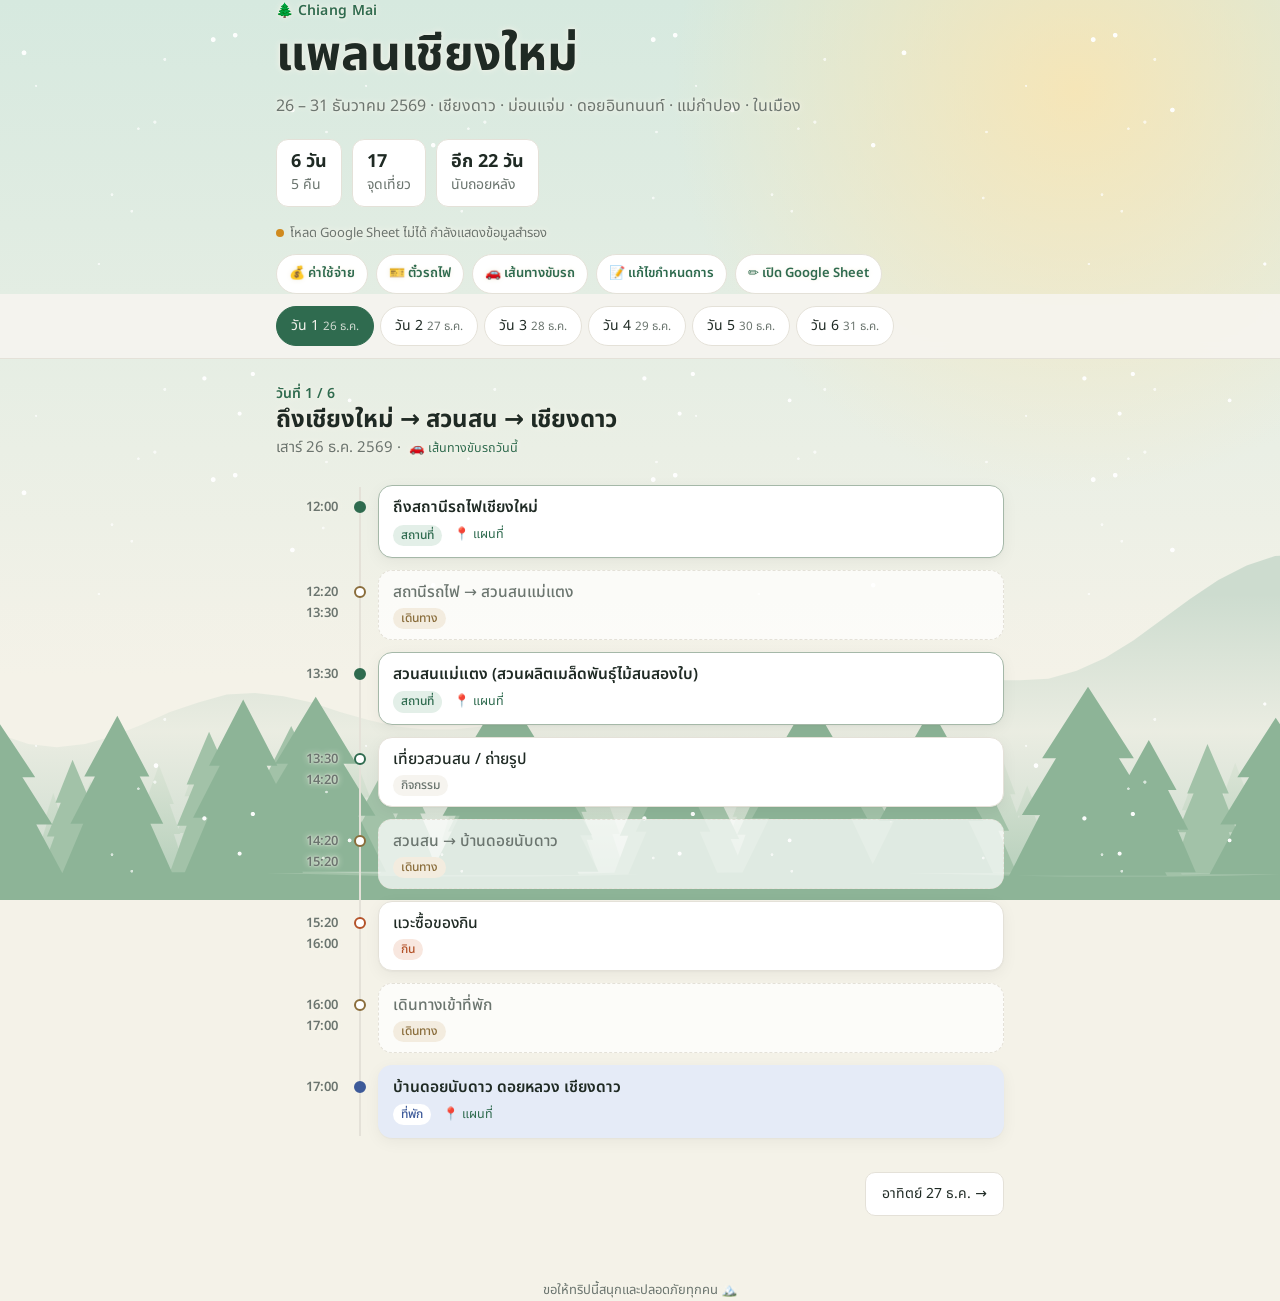
<file: index.html>
<!DOCTYPE html>
<html lang="th">
<head>
<meta charset="UTF-8">
<meta name="viewport" content="width=device-width, initial-scale=1.0">
<title>ทริปเชียงใหม่ 2569</title>
<meta name="description" content="แพลนเที่ยวเชียงใหม่กับเพื่อนๆ 26–31 ธันวาคม 2569">
<link rel="preconnect" href="https://fonts.googleapis.com">
<link rel="preconnect" href="https://fonts.gstatic.com" crossorigin>
<link href="https://fonts.googleapis.com/css2?family=Noto+Sans+Thai:wght@400;500;600;700&display=swap" rel="stylesheet">
<style>
  :root {
    --bg: #f6f4ef;
    --surface: #ffffff;
    --text: #1f2a24;
    --muted: #6b756f;
    --line: #e4e1d8;
    --accent: #2f6b4f;
    --accent-soft: #e3efe8;
    --travel: #8a6d3b;
    --travel-soft: #f3ecdf;
    --food: #b4532a;
    --food-soft: #f8e7df;
    --stay: #3d5a99;
    --stay-soft: #e5ebf7;
    --shadow: 0 1px 2px rgba(0,0,0,.04), 0 4px 16px rgba(0,0,0,.05);
  }
  @media (prefers-color-scheme: dark) {
    :root {
      --bg: #121614;
      --surface: #1b211e;
      --text: #e8ece9;
      --muted: #94a09a;
      --line: #2b332f;
      --accent: #7cc4a0;
      --accent-soft: #1f3329;
      --travel: #d4b27a;
      --travel-soft: #2e2819;
      --food: #ee9a74;
      --food-soft: #35231b;
      --stay: #9db4ec;
      --stay-soft: #1f2639;
      --shadow: none;
    }
  }
  * { box-sizing: border-box; margin: 0; padding: 0; }
  body {
    font-family: "Noto Sans Thai", system-ui, sans-serif;
    background: var(--bg);
    color: var(--text);
    line-height: 1.6;
    -webkit-font-smoothing: antialiased;
  }
  .wrap { max-width: 760px; margin: 0 auto; padding: 0 16px; }

  /* Header */
  header { padding: 48px 0 24px; }
  .eyebrow { color: var(--accent); font-weight: 600; font-size: 14px; letter-spacing: .02em; }
  h1 { font-size: clamp(32px, 7vw, 48px); line-height: 1.15; font-weight: 700; margin: 6px 0 10px; }
  .sub { color: var(--muted); font-size: 16px; }
  .stats { display: flex; gap: 10px; flex-wrap: wrap; margin-top: 20px; }
  .stat {
    background: var(--surface); border: 1px solid var(--line); border-radius: 12px;
    padding: 10px 14px; font-size: 14px; color: var(--muted);
  }
  .stat b { color: var(--text); font-size: 18px; display: block; line-height: 1.3; }

  /* Tabs */
  nav {
    position: sticky; top: 0; z-index: 10;
    background: color-mix(in srgb, var(--bg) 88%, transparent);
    backdrop-filter: blur(10px); -webkit-backdrop-filter: blur(10px);
    border-bottom: 1px solid var(--line);
  }
  .tabs { display: flex; gap: 6px; overflow-x: auto; padding: 12px 0; scrollbar-width: none; }
  .tabs::-webkit-scrollbar { display: none; }
  .tab {
    flex: 0 0 auto; border: 1px solid var(--line); background: var(--surface); color: var(--text);
    font: inherit; font-size: 14px; padding: 6px 14px; border-radius: 999px; cursor: pointer;
    transition: background .15s, color .15s, border-color .15s;
  }
  .tab small { color: var(--muted); margin-left: 4px; }
  .tab[aria-selected="true"] { background: var(--accent); border-color: var(--accent); color: var(--bg); }
  .tab[aria-selected="true"] small { color: inherit; opacity: .8; }

  /* Day */
  main.wrap { padding-top: 24px; padding-bottom: 64px; }
  .day-head { margin-bottom: 18px; }
  .day-head .num { color: var(--accent); font-weight: 600; font-size: 14px; }
  .day-head h2 { font-size: 24px; line-height: 1.3; }
  .day-head p { color: var(--muted); font-size: 15px; }

  .timeline { list-style: none; position: relative; }
  .timeline::before {
    content: ""; position: absolute; left: 83px; top: 8px; bottom: 8px; width: 2px; background: var(--line);
  }
  .item { display: grid; grid-template-columns: 72px 24px 1fr; gap: 0 0; align-items: start; padding: 6px 0; }
  .time { font-size: 13px; font-weight: 600; color: var(--muted); text-align: right; padding: 12px 10px 0 0; font-variant-numeric: tabular-nums; }
  .dot {
    width: 12px; height: 12px; border-radius: 50%; margin: 16px auto 0; position: relative; z-index: 1;
    background: var(--surface); border: 2px solid var(--accent);
  }
  .card {
    background: var(--surface); border: 1px solid var(--line); border-radius: 14px;
    padding: 10px 14px; box-shadow: var(--shadow); margin-left: 6px;
  }
  .card .title { font-weight: 500; font-size: 15.5px; }
  .meta { display: flex; align-items: center; gap: 8px; flex-wrap: wrap; margin-top: 2px; }
  .tag { font-size: 12px; padding: 1px 8px; border-radius: 999px; font-weight: 500; }
  .map { font-size: 12.5px; color: var(--accent); text-decoration: none; }
  .map:hover { text-decoration: underline; }

  .t-place .dot { background: var(--accent); }
  .t-place .card { border-color: color-mix(in srgb, var(--accent) 35%, var(--line)); }
  .t-place .title { font-weight: 600; }
  .tag.place { background: var(--accent-soft); color: var(--accent); }
  .t-travel .dot { border-color: var(--travel); }
  .t-travel .card { background: color-mix(in srgb, var(--surface) 72%, transparent); box-shadow: none; border-style: dashed; }
  .t-travel .title { color: var(--muted); }
  .tag.travel { background: var(--travel-soft); color: var(--travel); }
  .t-food .dot { border-color: var(--food); }
  .tag.food { background: var(--food-soft); color: var(--food); }
  .t-stay .dot { background: var(--stay); border-color: var(--stay); }
  .t-stay .card { background: var(--stay-soft); border-color: transparent; }
  .t-stay .title { font-weight: 600; }
  .tag.stay { background: var(--surface); color: var(--stay); }
  .tag.activity { background: var(--bg); color: var(--muted); }

  .pager { display: flex; justify-content: space-between; gap: 10px; margin-top: 28px; }
  .pager button {
    font: inherit; font-size: 14px; background: var(--surface); color: var(--text);
    border: 1px solid var(--line); border-radius: 10px; padding: 10px 16px; cursor: pointer;
  }
  .pager button:disabled { visibility: hidden; }

  .sync { display: flex; align-items: center; justify-content: space-between; gap: 10px; flex-wrap: wrap; margin-top: 16px; font-size: 13px; color: var(--muted); }
  .led { display: inline-block; width: 8px; height: 8px; border-radius: 50%; background: var(--muted); margin-right: 6px; vertical-align: middle; }
  .led.ok { background: #2fa36b; } .led.warn { background: #d08a1e; }
  .edit { color: var(--accent); text-decoration: none; font-weight: 600; border: 1px solid var(--line); background: var(--surface); padding: 6px 12px; border-radius: 999px; }
  .edit:hover { border-color: var(--accent); }
  footer { color: var(--muted); font-size: 13px; text-align: center; padding: 0 0 40px; }

  /* โหมดแก้ไขกำหนดการ */
  .ed-title { width: 100%; font: inherit; font-size: 20px; font-weight: 700; padding: 8px 10px; border-radius: 10px; border: 1px solid var(--line); background: var(--surface); color: var(--text); margin-top: 4px; }
  .ed-list { list-style: none; display: flex; flex-direction: column; gap: 10px; margin-top: 16px; }
  .ed-item { background: var(--surface); border: 1px solid var(--line); border-radius: 14px; padding: 10px; display: grid; grid-template-columns: 130px 1fr 120px; gap: 8px; box-shadow: var(--shadow); }
  .ed-item input, .ed-item select { font: inherit; font-size: 16px; min-height: 42px; padding: 6px 10px; border-radius: 10px; border: 1px solid var(--line); background: var(--bg); color: var(--text); width: 100%; min-width: 0; }
  .ed-item .f-q { grid-column: 1 / 3; font-size: 14px; }
  .ed-item .ctl { display: flex; gap: 4px; justify-content: flex-end; }
  .ed-item .ctl button { font: inherit; width: 40px; height: 42px; border-radius: 10px; border: 1px solid var(--line); background: var(--surface); color: var(--text); cursor: pointer; }
  .ed-item .ctl button:disabled { opacity: .35; cursor: default; }
  .ed-item .ctl .del { color: #b4452a; }
  .ed-add { display: flex; gap: 8px; flex-wrap: wrap; margin-top: 12px; }
  .ed-btn { font: inherit; font-size: 14px; font-weight: 600; min-height: 44px; padding: 8px 16px; border-radius: 999px; border: 1px dashed var(--accent); background: transparent; color: var(--accent); cursor: pointer; }
  .ed-btn.danger { border-color: #b4452a; color: #b4452a; }
  .ed-help { font-size: 13px; color: var(--muted); margin-top: 8px; }
  .ed-bar { position: fixed; left: 0; right: 0; bottom: 0; z-index: 20; background: var(--surface); border-top: 1px solid var(--line); box-shadow: 0 -4px 16px rgba(0,0,0,.08); padding: 10px 16px calc(10px + env(safe-area-inset-bottom, 0px)); }
  .ed-bar .in { max-width: 760px; margin: 0 auto; display: flex; gap: 8px; align-items: center; }
  .ed-bar .msg { flex: 1; font-size: 13px; color: var(--muted); }
  .ed-bar button { font: inherit; font-size: 15px; font-weight: 600; min-height: 44px; padding: 8px 18px; border-radius: 999px; cursor: pointer; border: 1px solid var(--line); background: var(--surface); color: var(--text); }
  .ed-bar .save { background: var(--accent); border-color: var(--accent); color: var(--bg); }
  .ed-bar button:disabled { opacity: .6; cursor: wait; }
  body.editing main.wrap { padding-bottom: 120px; }
  body.editing footer { display: none; }
  button.edit { font: inherit; font-size: 13px; font-weight: 600; cursor: pointer; color: var(--accent); }

  [hidden] { display: none !important; }

  /* มือถือ */
  html { -webkit-text-size-adjust: 100%; }
  .tab { min-height: 40px; }
  .map { display: inline-flex; align-items: center; min-height: 32px; padding: 0 4px; margin: -4px 0; }
  .pager button { min-height: 44px; }
  .edit { display: inline-flex; align-items: center; min-height: 40px; }
  @media (max-width: 480px) {
    header { padding: 28px 0 16px; }
    .sub { font-size: 15px; }
    .stats { display: grid; grid-template-columns: repeat(3, 1fr); gap: 8px; }
    .stat { padding: 8px 10px; font-size: 13px; }
    .stat b { font-size: 16px; white-space: nowrap; }
    .sync > span:last-child { width: 100%; display: grid !important; grid-template-columns: 1fr 1fr; }
    .sync > span:last-child .edit { justify-content: center; }
    #planEditBtn[hidden] + .edit { grid-column: 1 / -1; }
    .sync .edit { white-space: nowrap; padding: 6px 8px; font-size: 13px; }
    .tabs { padding: 10px 0; margin: 0 -16px; padding-left: 16px; padding-right: 16px; scroll-padding: 0 16px; }
    .day-head h2 { font-size: 21px; }
    .timeline::before { left: 59px; }
    .item { grid-template-columns: 48px 24px 1fr; }
    .time { font-size: 12px; padding-right: 6px; }
    .card { padding: 9px 12px; margin-left: 4px; }
    .card .title { font-size: 15px; }
    .pager button { flex: 1; font-size: 13px; padding: 10px 12px; }
    .pager button:last-child { text-align: right; }
    .ed-item { grid-template-columns: 1fr 1fr; }
    .ed-item .f-text { grid-column: 1 / -1; order: -1; }
    .ed-item .f-q { grid-column: 1 / -1; }
    .ed-item .ctl { grid-column: 1 / -1; }
    .ed-item .ctl button { flex: 1; width: auto; }
    .ed-bar .msg { display: none; }
    .ed-bar button { flex: 1; }
  }
</style>
<link rel="stylesheet" href="forest.css">
</head>
<body>
<div class="scene" aria-hidden="true"><i class="mount"></i><i class="far"></i><i class="fog"></i><i class="mid"></i><i class="near"></i></div>
<header class="wrap">
  <div class="eyebrow">🌲 Chiang Mai</div>
  <h1>แพลนเชียงใหม่</h1>
  <p class="sub">26 – 31 ธันวาคม 2569 · เชียงดาว · ม่อนแจ่ม · ดอยอินทนนท์ · แม่กำปอง · ในเมือง</p>
  <div class="stats">
    <div class="stat"><b>6 วัน</b>5 คืน</div>
    <div class="stat"><b id="placeCount">–</b>จุดเที่ยว</div>
    <div class="stat"><b id="countdown">–</b>นับถอยหลัง</div>
  </div>
  <div class="sync">
    <span id="syncStatus"><i class="led"></i>กำลังโหลดข้อมูลจาก Google Sheet…</span>
    <span style="display:flex;gap:8px;flex-wrap:wrap">
      <a class="edit" href="expenses.html">💰 ค่าใช้จ่าย</a>
      <a class="edit" href="tickets.html">🎫 ตั๋วรถไฟ</a>
      <a class="edit" href="route.html">🚗 เส้นทางขับรถ</a>
      <button type="button" id="planEditBtn" class="edit" hidden onclick="startEdit()">📝 แก้ไขกำหนดการ</button>
      <a id="editLink" class="edit" target="_blank" rel="noopener">✏️ เปิด Google Sheet</a>
    </span>
  </div>
</header>

<nav><div class="wrap"><div class="tabs" id="tabs" role="tablist"></div></div></nav>

<main class="wrap" id="day"></main>

<footer class="wrap">ขอให้ทริปนี้สนุกและปลอดภัยทุกคน 🏔️</footer>

<div class="ed-bar" id="edBar" hidden>
  <div class="in">
    <span class="msg">กำลังแก้ไข · กดบันทึกเพื่อส่งขึ้น Google Sheet</span>
    <button type="button" onclick="cancelEdit()">ยกเลิก</button>
    <button type="button" class="save" id="edSave" onclick="saveEdit()">💾 บันทึก</button>
  </div>
</div>

<script src="trip-data.js"></script>
<script>
const TAGS = { place: "สถานที่", travel: "เดินทาง", food: "กิน", stay: "ที่พัก", activity: "กิจกรรม" };
const esc = s => s.replace(/[&<>"]/g, c => ({ "&": "&amp;", "<": "&lt;", ">": "&gt;", '"': "&quot;" }[c]));
const tabsEl = document.getElementById("tabs");
const dayEl = document.getElementById("day");

function render(i, scrollTab = true) {
  if (editing) return renderEditor(i);
  const d = TRIP[i];
  [...tabsEl.children].forEach((t, j) => t.setAttribute("aria-selected", j === i));
  const t = tabsEl.children[i];
  tabsEl.scrollTo({ left: t.offsetLeft - (tabsEl.clientWidth - t.offsetWidth) / 2, behavior: "smooth" });
  dayEl.innerHTML = `
    <div class="day-head">
      <div class="num">วันที่ ${i + 1} / ${TRIP.length}</div>
      <h2>${esc(d.title)}</h2>
      <p>${esc(d.label)} ${+d.date.slice(0, 4) + 543} · <a class="map" href="route.html#day${i + 1}">🚗 เส้นทางขับรถวันนี้</a></p>
    </div>
    <ol class="timeline">
      ${d.items.map(([time, title, type, q]) => `
        <li class="item t-${type}">
          <div class="time">${time.replace("–", "<br>")}</div>
          <div class="dot"></div>
          <div class="card">
            <div class="title">${esc(title)}</div>
            <div class="meta">
              <span class="tag ${type}">${TAGS[type]}</span>
              ${q ? `<a class="map" target="_blank" rel="noopener" href="https://www.google.com/maps/search/?api=1&query=${encodeURIComponent(q)}">📍 แผนที่</a>` : ""}
            </div>
          </div>
        </li>`).join("")}
    </ol>
    <div class="pager">
      <button ${i === 0 ? "disabled" : ""} onclick="go(${i - 1})">← ${i > 0 ? esc(TRIP[i - 1].label) : ""}</button>
      <button ${i === TRIP.length - 1 ? "disabled" : ""} onclick="go(${i + 1})">${i < TRIP.length - 1 ? esc(TRIP[i + 1].label) : ""} →</button>
    </div>`;
  history.replaceState(null, "", "#day" + (i + 1));
}
function go(i) { current = i; render(i); window.scrollTo({ top: document.querySelector("nav").offsetTop, behavior: "smooth" }); }

// ====== Google Sheet ======
const REFRESH_SEC = 30;                  // ดึงข้อมูลใหม่ทุกกี่วินาที
const TRIP_START = new Date("2026-12-26T00:00:00+07:00");

let TRIP = FALLBACK, current = 0, lastJSON = "";
document.getElementById("editLink").href = `https://docs.google.com/spreadsheets/d/${SHEET_ID}/edit`;



function setStatus(kind, msg) {
  document.getElementById("syncStatus").innerHTML = `<i class="led ${kind}"></i>${esc(msg)}`;
}

function buildTabs() {
  tabsEl.innerHTML = "";
  view().forEach((d, i) => {
    const b = document.createElement("button");
    b.className = "tab"; b.setAttribute("role", "tab");
    b.innerHTML = `วัน ${i + 1}<small>${+d.date.slice(8)} ${TH_MONTHS[+d.date.slice(5, 7) - 1]}</small>`;
    b.onclick = () => { current = i; render(i); };
    tabsEl.appendChild(b);
  });
  if (editing) {
    const b = document.createElement("button");
    b.className = "tab"; b.textContent = "+ เพิ่มวัน"; b.onclick = addDay;
    tabsEl.appendChild(b);
    return;
  }
  document.getElementById("placeCount").textContent =
    new Set(TRIP.flatMap(d => d.items.filter(x => x[2] === "place").map(x => x[1]))).size;
  document.querySelector(".stat b").textContent = `${TRIP.length} วัน`;
  document.querySelector(".stat").lastChild.textContent = `${Math.max(TRIP.length - 1, 0)} คืน`;
}

async function loadSheet() {
  if (editing || Date.now() < holdUntil) return;
  try {
    const trip = await fetchTrip();
    const json = JSON.stringify(trip);
    if (editing) return;
    if (json !== lastJSON) {
      lastJSON = json; TRIP = trip;
      if (current >= TRIP.length) current = TRIP.length - 1;
      buildTabs(); render(current, false);
    }
    setStatus("ok", "ข้อมูลจาก Google Sheet · อัปเดต " + new Date().toLocaleTimeString("th-TH", { hour: "2-digit", minute: "2-digit", second: "2-digit" }));
  } catch (e) {
    console.warn("โหลด Google Sheet ไม่ได้:", e);
    setStatus("warn", "โหลด Google Sheet ไม่ได้ กำลังแสดงข้อมูลสำรอง");
  }
}

// ====== แก้ไขกำหนดการบนหน้าเว็บ (ผ่าน Apps Script) ======
// ใส่ URL เว็บแอปของสคริปต์แก้แพลน หลังกด Deploy ถ้าเว้นว่าง ปุ่มแก้ไขจะไม่แสดง
const PLAN_API_URL = "https://script.google.com/macros/s/AKfycbz2HIZTIlmDUfSd8p3SE484pODAWHzm_OzAJLpzYUdCgBN3sHKtK65F3DD_kMlhqsb-/exec";
const TYPE_TH = { place: "สถานที่", travel: "เดินทาง", food: "กิน", stay: "ที่พัก", activity: "กิจกรรม" };
let editing = false, DRAFT = null, holdUntil = 0;
const view = () => editing ? DRAFT : TRIP;
if (PLAN_API_URL) document.getElementById("planEditBtn").hidden = false;

const relabel = days => days.forEach((d, n) => Object.assign(d, dayMeta(n)));

function startEdit() {
  DRAFT = JSON.parse(JSON.stringify(TRIP));
  editing = true; document.body.classList.add("editing");
  document.getElementById("edBar").hidden = false;
  buildTabs(); render(current);
  window.scrollTo({ top: document.querySelector("nav").offsetTop });
}
function stopEdit() {
  editing = false; DRAFT = null; document.body.classList.remove("editing");
  document.getElementById("edBar").hidden = true;
  if (current >= TRIP.length) current = TRIP.length - 1;
  buildTabs(); render(current, false);
}
function cancelEdit() {
  if (JSON.stringify(DRAFT) !== JSON.stringify(TRIP) && !confirm("ยกเลิกการแก้ไขทั้งหมด?")) return;
  stopEdit();
}

function renderEditor(i) {
  const d = DRAFT[i];
  [...tabsEl.children].forEach((t, j) => t.setAttribute("aria-selected", j === i));
  const opts = sel => Object.entries(TYPE_TH).map(([k, v]) => `<option value="${k}"${k === sel ? " selected" : ""}>${v}</option>`).join("");
  const val = v => esc(String(v || ""));
  dayEl.innerHTML = `
    <div class="day-head">
      <div class="num">แก้ไขวันที่ ${i + 1} / ${DRAFT.length} · ${esc(d.label)} ${+d.date.slice(0, 4) + 543}</div>
      <input class="ed-title" data-title value="${val(d.title)}" placeholder="หัวข้อของวันนี้" aria-label="หัวข้อของวัน">
    </div>
    <ol class="ed-list">
      ${d.items.map(([time, text, type, q], j) => `
        <li class="ed-item" data-j="${j}">
          <input class="f-time" data-k="0" value="${val(time)}" placeholder="09:00–10:30" aria-label="เวลา">
          <input class="f-text" data-k="1" value="${val(text)}" placeholder="ทำอะไร / ไปไหน" aria-label="กิจกรรม">
          <select class="f-type" data-k="2" aria-label="ประเภท">${opts(type)}</select>
          <input class="f-q" data-k="3" value="${val(q)}" placeholder="📍 คำค้นใน Google Maps (ไม่ใส่ก็ได้)" aria-label="คำค้นในแผนที่">
          <div class="ctl">
            <button type="button" onclick="moveItem(${j},-1)" ${j === 0 ? "disabled" : ""} aria-label="เลื่อนขึ้น">↑</button>
            <button type="button" onclick="moveItem(${j},1)" ${j === d.items.length - 1 ? "disabled" : ""} aria-label="เลื่อนลง">↓</button>
            <button type="button" class="del" onclick="delItem(${j})" aria-label="ลบรายการ">🗑</button>
          </div>
        </li>`).join("")}
    </ol>
    <div class="ed-add">
      <button type="button" class="ed-btn" onclick="addItem()">+ เพิ่มรายการ</button>
      ${DRAFT.length > 1 ? `<button type="button" class="ed-btn danger" onclick="delDay()">ลบวันนี้</button>` : ""}
    </div>
    <p class="ed-help">เวลาเขียนแบบ 09:00 หรือช่วง 09:00–10:30 แก้ได้หลายวันแล้วกดบันทึกทีเดียว</p>`;
  history.replaceState(null, "", "#day" + (i + 1));
}

dayEl.addEventListener("input", e => {
  if (!editing) return;
  const d = DRAFT[current], el = e.target;
  if (el.hasAttribute("data-title")) { d.title = el.value; return; }
  const li = el.closest(".ed-item");
  if (li && el.dataset.k) d.items[+li.dataset.j][+el.dataset.k] = el.value;
});
function addItem() {
  const items = DRAFT[current].items, last = items[items.length - 1];
  items.push([last ? String(last[0]).split("–").pop() : "", "", "activity", ""]);
  render(current);
  const list = dayEl.querySelectorAll(".f-text"); list[list.length - 1].focus();
}
function moveItem(j, dir) {
  const items = DRAFT[current].items;
  [items[j], items[j + dir]] = [items[j + dir], items[j]];
  render(current);
}
function delItem(j) {
  const it = DRAFT[current].items[j];
  if (String(it[1]).trim() && !confirm(`ลบ "${it[1]}"?`)) return;
  DRAFT[current].items.splice(j, 1); render(current);
}
function addDay() {
  DRAFT.push({ title: "", items: [["", "", "activity", ""]] });
  relabel(DRAFT); current = DRAFT.length - 1; buildTabs(); render(current);
}
function delDay() {
  if (!confirm(`ลบวันที่ ${current + 1} ทั้งวัน? วันถัดไปจะเลื่อนขึ้นมาแทน`)) return;
  DRAFT.splice(current, 1); relabel(DRAFT);
  current = Math.min(current, DRAFT.length - 1); buildTabs(); render(current);
}

function getPin() {
  let pin = null;
  try { pin = localStorage.getItem("tripPin"); } catch (e) {}
  if (!pin) {
    pin = prompt("ใส่รหัสทริปเพื่อแก้ไขกำหนดการ");
    if (pin) try { localStorage.setItem("tripPin", pin); } catch (e) {}
  }
  return pin;
}

async function saveEdit() {
  const days = DRAFT.map(d => ({
    title: String(d.title || "").trim(),
    items: d.items.filter(it => String(it[1]).trim()).map(([time, text, type, q]) =>
      ({ time: String(time || "").trim(), text: String(text).trim(), type: TYPE_TH[type] || "กิจกรรม", map: String(q || "").trim() })),
  }));
  const empty = days.findIndex(d => !d.items.length);
  if (empty >= 0) {
    current = empty; buildTabs(); render(empty);
    alert(`วันที่ ${empty + 1} ยังไม่มีรายการ ใส่อย่างน้อย 1 รายการ หรือกด "ลบวันนี้"`); return;
  }
  const pin = getPin(); if (!pin) return;
  const btn = document.getElementById("edSave");
  btn.disabled = true; btn.textContent = "กำลังบันทึก…";
  try {
    const res = await fetch(PLAN_API_URL, { method: "POST", body: JSON.stringify({ action: "savePlan", pin, days }) });
    const j = await res.json();
    if (!j.ok) {
      if (j.error === "รหัสไม่ถูกต้อง") try { localStorage.removeItem("tripPin"); } catch (e) {}
      throw new Error(j.error || "บันทึกไม่สำเร็จ");
    }
    DRAFT.forEach((d, n) => {
      d.items = d.items.filter(it => String(it[1]).trim());
      if (!String(d.title || "").trim()) d.title = `วันที่ ${n + 1}`;
    });
    TRIP = DRAFT; lastJSON = ""; holdUntil = Date.now() + 20000;
    stopEdit();
    setStatus("ok", "บันทึกกำหนดการแล้ว ✓");
    setTimeout(loadSheet, 21000);
  } catch (e) {
    const net = e instanceof TypeError || /fetch|JSON/i.test(e.message);
    alert(net
      ? "⚠️ เชื่อมต่อสคริปต์ Google ไม่ได้\nลองเปิดลิงก์สคริปต์ในเบราว์เซอร์ดูว่าขึ้น ok หรือไม่ และตรวจว่า Deploy ตั้ง Who has access เป็น Anyone"
      : "⚠️ " + e.message);
  }
  btn.disabled = false; btn.textContent = "💾 บันทึก";
}
window.addEventListener("beforeunload", e => {
  if (editing && JSON.stringify(DRAFT) !== JSON.stringify(TRIP)) { e.preventDefault(); e.returnValue = ""; }
});

// วันเริ่มต้น: จาก #dayN ใน URL, หรือวันปัจจุบันถ้าอยู่ระหว่างทริป
const today = new Date().toLocaleDateString("en-CA", { timeZone: "Asia/Bangkok" });
current = Math.max(TRIP.findIndex(d => d.date === today), 0);
const m = location.hash.match(/day(\d+)/);
if (m && TRIP[m[1] - 1]) current = m[1] - 1;
buildTabs(); render(current, false);
loadSheet();
setInterval(() => { if (!document.hidden) loadSheet(); }, REFRESH_SEC * 1000);
document.addEventListener("visibilitychange", () => { if (!document.hidden) loadSheet(); });

const diff = Math.ceil((new Date("2026-12-26T12:00:00+07:00") - Date.now()) / 864e5);
document.getElementById("countdown").textContent =
  diff > 0 ? `อีก ${diff} วัน` : (today <= "2026-12-31" ? "กำลังเที่ยว!" : "จบทริปแล้ว");
</script>
</body>
</html>
</file>
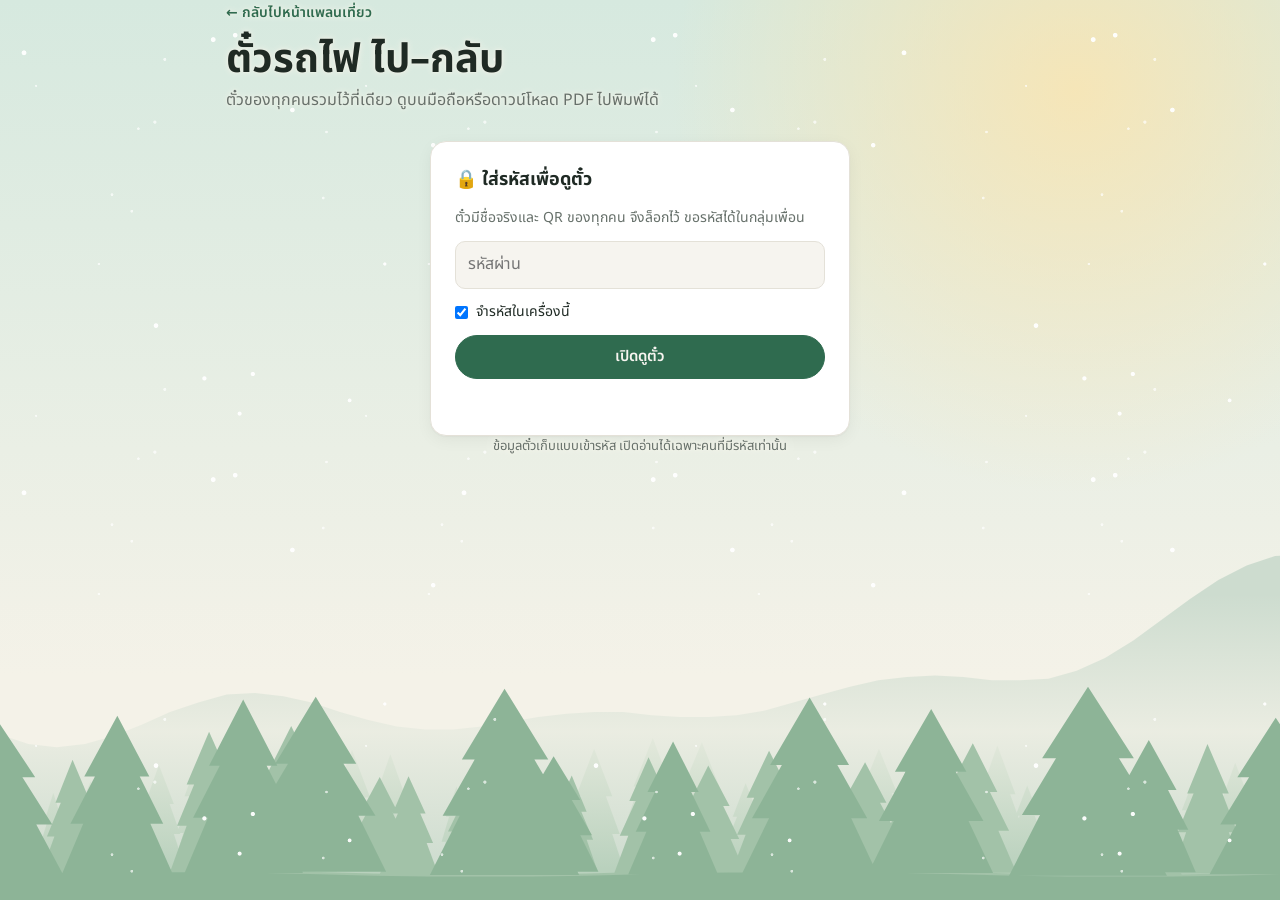
<file: tickets.html>
<!DOCTYPE html>
<html lang="th">
<head>
<meta charset="UTF-8">
<meta name="viewport" content="width=device-width, initial-scale=1.0">
<meta name="robots" content="noindex">
<title>ตั๋วรถไฟ ไป–กลับ</title>
<link rel="preconnect" href="https://fonts.googleapis.com">
<link rel="preconnect" href="https://fonts.gstatic.com" crossorigin>
<link href="https://fonts.googleapis.com/css2?family=Noto+Sans+Thai:wght@400;500;600;700&display=swap" rel="stylesheet">
<style>
  :root {
    --bg: #f6f4ef; --surface: #ffffff; --text: #1f2a24; --muted: #66706a; --line: #e4e1d8;
    --accent: #2f6b4f; --accent-soft: #e3efe8; --lower: #3d5a99; --lower-soft: #e5ebf7; --upper: #8a6d3b; --upper-soft: #f3ecdf;
    --danger: #b4452a;
    --shadow: 0 1px 2px rgba(0,0,0,.04), 0 4px 16px rgba(0,0,0,.05);
  }
  @media (prefers-color-scheme: dark) {
    :root {
      --bg: #121614; --surface: #1b211e; --text: #e8ece9; --muted: #98a39d; --line: #2b332f;
      --accent: #7cc4a0; --accent-soft: #1f3329; --lower: #9db4ec; --lower-soft: #1f2639; --upper: #d4b27a; --upper-soft: #2e2819;
      --danger: #f09a7c; --shadow: none;
    }
  }
  * { box-sizing: border-box; margin: 0; padding: 0; }
  body { font-family: "Noto Sans Thai", system-ui, sans-serif; background: var(--bg); color: var(--text); line-height: 1.6; -webkit-font-smoothing: antialiased; }
  .wrap { max-width: 860px; margin: 0 auto; padding: 0 16px; }
  a { color: var(--accent); }
  header { padding: 32px 0 8px; }
  .back { font-size: 14px; text-decoration: none; font-weight: 600; }
  h1 { font-size: clamp(28px, 6vw, 40px); line-height: 1.2; margin: 10px 0 4px; }
  .sub { color: var(--muted); }

  .lock { margin: 28px auto 0; max-width: 420px; background: var(--surface); border: 1px solid var(--line); border-radius: 16px; padding: 24px; box-shadow: var(--shadow); display: flex; flex-direction: column; gap: 12px; }
  .lock h2 { font-size: 18px; }
  .lock p { font-size: 14px; color: var(--muted); }
  .lock input[type=password] { font: inherit; padding: 10px 12px; border-radius: 10px; border: 1px solid var(--line); background: var(--bg); color: var(--text); }
  .lock label.inline { display: flex; gap: 8px; align-items: center; font-size: 14px; }
  .btn { font: inherit; font-size: 15px; font-weight: 600; border-radius: 999px; padding: 9px 18px; cursor: pointer; border: 1px solid var(--accent); background: var(--accent); color: var(--bg); text-decoration: none; display: inline-flex; align-items: center; justify-content: center; gap: 6px; min-height: 44px; }
  .btn.ghost { background: var(--surface); color: var(--accent); border-color: var(--line); }
  .btn:disabled { opacity: .6; cursor: wait; }
  .err { color: var(--danger); font-size: 14px; min-height: 1.4em; }

  .trip { margin-top: 24px; background: var(--surface); border: 1px solid var(--line); border-radius: 16px; padding: 18px 20px; box-shadow: var(--shadow); display: grid; grid-template-columns: 1fr auto 1fr; gap: 8px 16px; align-items: center; }
  .trip .st { font-size: 13px; color: var(--muted); }
  .trip .tm { font-size: 28px; font-weight: 700; line-height: 1.2; font-variant-numeric: tabular-nums; }
  .trip .pl { font-weight: 600; }
  .trip .mid { text-align: center; color: var(--muted); font-size: 13px; }
  .trip .end { text-align: right; }
  .trip .meta { grid-column: 1 / -1; border-top: 1px solid var(--line); padding-top: 10px; font-size: 14px; color: var(--muted); display: flex; gap: 6px 18px; flex-wrap: wrap; }
  .trip .meta b { color: var(--text); }
  .note { margin-top: 12px; font-size: 13.5px; color: var(--muted); background: var(--accent-soft); border-radius: 12px; padding: 10px 14px; }

  .tabs { margin-top: 24px; display: grid; grid-template-columns: 1fr 1fr; gap: 4px; padding: 4px; background: var(--surface); border: 1px solid var(--line); border-radius: 14px; }
  .tab { font: inherit; border: 0; background: transparent; color: var(--muted); border-radius: 10px; padding: 8px 10px; cursor: pointer; min-height: 52px; display: flex; flex-direction: column; align-items: center; justify-content: center; line-height: 1.3; }
  .tab b { font-size: 16px; color: inherit; }
  .tab small { font-size: 12.5px; }
  .tab[aria-selected="true"] { background: var(--accent); color: var(--bg); }
  .tab:focus-visible { outline: 2px solid var(--accent); outline-offset: 2px; }
  .tab:disabled { opacity: .45; cursor: not-allowed; }
  .legmsg form { display: flex; flex-direction: column; gap: 10px; max-width: 320px; margin: 12px auto 0; }
  .legmsg input { font: inherit; padding: 10px 12px; border-radius: 10px; border: 1px solid var(--line); background: var(--bg); color: var(--text); }
  .legmsg { margin-top: 24px; color: var(--muted); background: var(--surface); border: 1px dashed var(--line); border-radius: 14px; padding: 20px; text-align: center; }
  h2.sec { font-size: 18px; margin: 28px 0 12px; }
  .grid { display: grid; grid-template-columns: repeat(auto-fill, minmax(250px, 1fr)); gap: 10px; }
  .card { background: var(--surface); border: 1px solid var(--line); border-radius: 14px; padding: 14px 16px; box-shadow: var(--shadow); display: flex; flex-direction: column; gap: 10px; }
  .card .top { display: flex; justify-content: space-between; gap: 10px; align-items: flex-start; }
  .card .name { font-weight: 700; font-size: 16px; line-height: 1.35; }
  .card .tno { font-size: 12.5px; color: var(--muted); font-variant-numeric: tabular-nums; }
  .seat { text-align: center; border-radius: 10px; padding: 4px 10px; min-width: 76px; }
  .seat b { display: block; white-space: nowrap; font-size: 20px; line-height: 1.2; font-variant-numeric: tabular-nums; }
  .seat small { font-size: 12px; font-weight: 600; white-space: nowrap; }
  .seat.lower { background: var(--lower-soft); color: var(--lower); }
  .seat.upper { background: var(--upper-soft); color: var(--upper); }
  .card .btns { display: flex; gap: 8px; }
  .card .btns .btn { flex: 1; font-size: 14px; padding: 6px 12px; }

  dialog { margin: auto; border: 0; padding: 0; width: min(980px, calc(100% - 16px)); max-height: calc(100% - 16px); background: var(--surface); color: var(--text); border-radius: 14px; }
  dialog::backdrop { background: rgba(0,0,0,.6); }
  .viewer-head { display: flex; justify-content: space-between; align-items: center; gap: 10px; padding: 10px 14px; border-bottom: 1px solid var(--line); position: sticky; top: 0; background: var(--surface); }
  .viewer-head b { font-size: 15px; }
  .viewer-body { padding: 10px; background: #fff; }
  .viewer-body img { width: 100%; height: auto; display: block; }
  .closeBtn { font: inherit; font-size: 22px; line-height: 1; border: 0; background: transparent; color: var(--text); cursor: pointer; width: 44px; height: 44px; border-radius: 10px; }
  .closeBtn:hover { background: var(--bg); }
  footer { color: var(--muted); font-size: 13px; text-align: center; padding: 40px 0; }
  .trip .mid span { display: block; }
  /* มือถือ */
  html { -webkit-text-size-adjust: 100%; }
  @media (max-width: 480px) {
    header { padding-top: 24px; }
    .trip { grid-template-columns: 1fr 1fr; padding: 16px; }
    .trip .mid { grid-column: 1 / -1; order: -1; text-align: left; display: flex; gap: 8px; font-size: 13px; }
    .trip .mid .arr { display: none; }
    .trip .tm { font-size: 26px; }
    .grid { grid-template-columns: 1fr; }
    .seat { min-width: 68px; padding: 4px 8px; }
    .seat b { font-size: 18px; }
    .viewer-body { padding: 6px; }
  }
  [hidden] { display: none !important; }
</style>
<link rel="stylesheet" href="forest.css">
</head>
<body>
<div class="scene" aria-hidden="true"><i class="mount"></i><i class="far"></i><i class="fog"></i><i class="mid"></i><i class="near"></i></div>
<header class="wrap">
  <a class="back" href="./">← กลับไปหน้าแพลนเที่ยว</a>
  <h1>ตั๋วรถไฟ ไป–กลับ</h1>
  <p class="sub">ตั๋วของทุกคนรวมไว้ที่เดียว ดูบนมือถือหรือดาวน์โหลด PDF ไปพิมพ์ได้</p>
</header>

<main class="wrap">
  <form class="lock" id="lockForm">
    <h2>🔒 ใส่รหัสเพื่อดูตั๋ว</h2>
    <p>ตั๋วมีชื่อจริงและ QR ของทุกคน จึงล็อกไว้ ขอรหัสได้ในกลุ่มเพื่อน</p>
    <input type="password" id="pw" autocomplete="current-password" placeholder="รหัสผ่าน" aria-label="รหัสผ่าน" required>
    <label class="inline"><input type="checkbox" id="remember" checked> จำรหัสในเครื่องนี้</label>
    <button class="btn" id="unlockBtn" type="submit">เปิดดูตั๋ว</button>
    <div class="err" id="err" role="alert"></div>
  </form>

  <div id="content" hidden>
    <div class="tabs" role="tablist" aria-label="เลือกเที่ยว" id="tabs"></div>
    <div class="legmsg" id="legmsg" hidden></div>
    <div id="legBody">
    <div class="trip" id="trip"></div>
    <p class="note">⚠️ การรถไฟฯ กำหนดให้พก<b>ตั๋วที่พิมพ์ออกมา</b>ระหว่างเดินทาง ให้ดาวน์โหลด PDF ไปพิมพ์ก่อนวันเดินทาง</p>
    <h2 class="sec">ตั๋วของแต่ละคน</h2>
    <div class="grid" id="grid"></div>
    </div>
    <p style="margin-top:16px; display:flex; gap:8px; flex-wrap:wrap">
      <button class="btn ghost" type="button" onclick="lockAgain()">🔒 ล็อกอีกครั้ง</button>
    </p>
  </div>
</main>

<dialog id="viewer" aria-label="ตั๋ว">
  <div class="viewer-head">
    <b id="viewerTitle"></b>
    <span style="display:flex; gap:6px; align-items:center">
      <a class="btn ghost" id="viewerPdf" style="font-size:14px; min-height:36px; padding:4px 12px; white-space:nowrap; flex-shrink:0">⬇ PDF</a>
      <button class="closeBtn" type="button" onclick="viewer.close()" aria-label="ปิด">×</button>
    </span>
  </div>
  <div class="viewer-body"><img id="viewerImg" alt="ตั๋วรถไฟ"></div>
</dialog>

<footer class="wrap">ข้อมูลตั๋วเก็บแบบเข้ารหัส เปิดอ่านได้เฉพาะคนที่มีรหัสเท่านั้น</footer>

<script>
// แต่ละเที่ยวเก็บเป็นไฟล์เข้ารหัสของตัวเอง ใช้รหัสเดียวกัน
const LEGS = [
  { id: "out", label: "ขาไป", file: "tickets-out.bin", from: "กรุงเทพอภิวัฒน์", to: "เชียงใหม่", kind: "ด่วน", arrNote: "ถึงวันถัดไป" },
  { id: "back", label: "ขากลับ", file: "tickets.bin", from: "เชียงใหม่", to: "กรุงเทพอภิวัฒน์", kind: "ด่วนพิเศษ CNR", arrNote: "ถึงเช้าวันถัดไป" },
];
const ITERATIONS = 310000;
const esc = s => String(s).replace(/[&<>"]/g, c => ({ "&": "&amp;", "<": "&lt;", ">": "&gt;", '"': "&quot;" }[c]));
const viewer = document.getElementById("viewer");
const TH_MON = ["ม.ค.","ก.พ.","มี.ค.","เม.ย.","พ.ค.","มิ.ย.","ก.ค.","ส.ค.","ก.ย.","ต.ค.","พ.ย.","ธ.ค."];
const shortDate = d => { const [dd, mm] = String(d).split("/").map(Number); return dd && mm ? `${dd} ${TH_MON[mm - 1]}` : esc(d); };
let STATE = {}, current = null, urls = [];

function b64ToBlob(b64, type) {
  const bin = atob(b64), arr = new Uint8Array(bin.length);
  for (let i = 0; i < bin.length; i++) arr[i] = bin.charCodeAt(i);
  return new Blob([arr], { type });
}

// คืนค่า null ถ้ายังไม่มีไฟล์ของเที่ยวนั้น
async function decrypt(file, password) {
  const res = await fetch(file, { cache: "no-store" });
  if (res.status === 404) return null;
  if (!res.ok) throw new Error("โหลดไฟล์ตั๋วไม่ได้");
  const buf = new Uint8Array(await res.arrayBuffer());
  if (new TextDecoder().decode(buf.slice(0, 4)) !== "TKT1") throw new Error("ไฟล์ตั๋วไม่ถูกต้อง");
  const salt = buf.slice(4, 20), iv = buf.slice(20, 32), data = buf.slice(32);
  const base = await crypto.subtle.importKey("raw", new TextEncoder().encode(password), "PBKDF2", false, ["deriveKey"]);
  const key = await crypto.subtle.deriveKey({ name: "PBKDF2", salt, iterations: ITERATIONS, hash: "SHA-256" },
    base, { name: "AES-GCM", length: 256 }, false, ["decrypt"]);
  let plain;
  try { plain = await crypto.subtle.decrypt({ name: "AES-GCM", iv }, key, data); }
  catch (e) { throw new Error("รหัสไม่ถูกต้อง"); }
  return JSON.parse(new TextDecoder().decode(plain));
}

function prepare(data) {
  return data.tickets.map(t => {
    const img = URL.createObjectURL(b64ToBlob(t.img, "image/jpeg"));
    const pdf = URL.createObjectURL(b64ToBlob(t.pdf, "application/pdf"));
    urls.push(img, pdf);
    const { img: _i, pdf: _p, ...rest } = t;
    return { ...rest, imgUrl: img, pdfUrl: pdf };
  }).sort((a, b) => a.car - b.car || a.seat - b.seat);
}

function renderTabs() {
  document.getElementById("tabs").innerHTML = LEGS.map(l => {
    const st = STATE[l.id], t0 = st.tickets && st.tickets[0];
    const sub = t0 ? `${shortDate(t0.date)} · ${esc(t0.dep)}` : st.missing ? "ยังไม่มีตั๋ว" : st.locked ? "🔒 ต้องใช้รหัส" : "เปิดไม่ได้";
    return `<button class="tab" role="tab" id="tab-${l.id}" aria-selected="${l.id === current}" onclick="selectLeg('${l.id}')"><b>${l.label}</b><small>${sub}</small></button>`;
  }).join("");
}

function selectLeg(id) {
  current = id;
  try { history.replaceState(null, "", "#" + id); } catch (e) {}
  renderTabs();
  const leg = LEGS.find(l => l.id === id), st = STATE[id], msg = document.getElementById("legmsg"), body = document.getElementById("legBody");
  if (!st.tickets) {
    if (st.locked) {
      msg.innerHTML = `ตั๋ว${leg.label}ใช้รหัสคนละตัว ใส่รหัสของตั๋ว${leg.label}เพื่อเปิด
        <form onsubmit="event.preventDefault(); unlockLeg('${id}', this.pw.value, this.querySelector('.e'))">
          <input type="password" name="pw" placeholder="รหัสตั๋ว${leg.label}" aria-label="รหัสตั๋ว${leg.label}" required>
          <button class="btn" type="submit">เปิดตั๋ว${leg.label}</button>
          <div class="err e" role="alert"></div>
        </form>`;
    } else msg.textContent = st.missing ? `ยังไม่ได้อัปโหลดตั๋ว${leg.label}` : `เปิดตั๋ว${leg.label}ไม่ได้: ${st.error}`;
    msg.hidden = false; body.hidden = true; return;
  }
  msg.hidden = true; body.hidden = false;
  const T = st.tickets, t0 = T[0];
  const cars = [...new Set(T.map(t => t.car))].sort((a, b) => a - b);
  const total = T.reduce((s, t) => s + parseFloat(String(t.price).replace(/,/g, "")), 0);
  document.getElementById("trip").innerHTML = `
    <div><div class="st">ออก ${esc(t0.date)}</div><div class="tm">${esc(t0.dep)}</div><div class="pl">${leg.from}</div></div>
    <div class="mid"><span>ขบวน ${esc(t0.train)}</span><span>${leg.kind}</span><span class="arr">→</span></div>
    <div class="end"><div class="st">${leg.arrNote}</div><div class="tm">${esc(t0.arr)}</div><div class="pl">${leg.to}</div></div>
    <div class="meta"><span>ชั้น <b>${esc(t0.cls)}</b></span><span>ตู้ <b>${cars.join(", ")}</b></span><span><b>${T.length}</b> ที่นั่ง</span><span>รวม <b>${total.toLocaleString("th-TH")} บาท</b></span></div>`;
  document.getElementById("grid").innerHTML = T.map((t, i) => {
    const lower = t.berth.includes("ล่าง");
    return `<div class="card">
      <div class="top">
        <div><div class="name">${esc(t.name)}</div><div class="tno">ตั๋ว ${esc(t.ticketNo)} · ${esc(t.price)} บาท</div></div>
        <div class="seat ${lower ? "lower" : "upper"}"><b>${t.car}-${t.seat}</b><small>${esc(t.berth)}</small></div>
      </div>
      <div class="btns">
        <button class="btn" type="button" onclick="openTicket(${i})">ดูตั๋ว</button>
        <a class="btn ghost" href="${t.pdfUrl}" download="${esc(t.file)}">⬇ PDF</a>
      </div>
    </div>`;
  }).join("");
}

function openTicket(i) {
  const leg = LEGS.find(l => l.id === current), t = STATE[current].tickets[i];
  document.getElementById("viewerTitle").textContent = `${leg.label} · ${t.name} · ตู้ ${t.car} ที่ ${t.seat}`;
  document.getElementById("viewerImg").src = t.imgUrl;
  const a = document.getElementById("viewerPdf"); a.href = t.pdfUrl; a.download = t.file;
  viewer.showModal();
}
viewer.addEventListener("click", e => { if (e.target === viewer) viewer.close(); });

// ก่อนวันเดินทางขาไปเสร็จ เปิดแท็บขาไป หลังจากนั้นเปิดขากลับ
function defaultLeg() {
  const fromHash = location.hash.slice(1);
  if (STATE[fromHash] && STATE[fromHash].tickets) return fromHash;
  const ok = LEGS.filter(l => STATE[l.id].tickets);
  const out = STATE.out.tickets;
  if (out) {
    const [d, m, y] = out[0].date.split("/").map(Number);
    if (new Date() < new Date(y, m - 1, d + 1, 12)) return "out";
  }
  return (ok.find(l => l.id === "back") || ok[0]).id;
}

const pwKey = id => "ticketPw_" + id;
const savePw = (id, pw) => { try { localStorage.setItem(pwKey(id), pw); } catch (e) {} };

// ลองรหัสทุกตัวที่มีกับทุกเที่ยว แต่ละเที่ยวใช้รหัสคนละตัวได้
async function openLeg(leg, pws) {
  let last = null;
  for (const pw of pws) {
    try {
      const data = await decrypt(leg.file, pw);
      if (!data) return { st: { missing: true } };
      return { st: { tickets: prepare(data) }, pw };
    } catch (e) { last = e; if (e.message !== "รหัสไม่ถูกต้อง") break; }
  }
  return { st: last && last.message === "รหัสไม่ถูกต้อง" ? { locked: true } : { error: last ? last.message : "เปิดไม่ได้" } };
}

async function unlock(pws, remember) {
  const btn = document.getElementById("unlockBtn"), err = document.getElementById("err");
  btn.disabled = true; btn.textContent = "กำลังเปิด…"; err.textContent = "";
  clearAll();
  const results = await Promise.all(LEGS.map(l => openLeg(l, pws)));
  LEGS.forEach((l, k) => { STATE[l.id] = results[k].st; if (remember && results[k].pw) savePw(l.id, results[k].pw); });
  if (LEGS.some(l => STATE[l.id].tickets)) {
    document.getElementById("lockForm").hidden = true;
    document.getElementById("content").hidden = false;
    selectLeg(defaultLeg());
  } else {
    err.textContent = LEGS.some(l => STATE[l.id].locked) ? "รหัสไม่ถูกต้อง" : "ไม่พบไฟล์ตั๋ว";
  }
  btn.disabled = false; btn.textContent = "เปิดดูตั๋ว";
}

async function unlockLeg(id, pw, errEl) {
  errEl.textContent = "กำลังเปิด…";
  const r = await openLeg(LEGS.find(l => l.id === id), [pw]);
  if (!r.st.tickets) { errEl.textContent = r.st.locked ? "รหัสไม่ถูกต้อง" : r.st.error || "เปิดไม่ได้"; return; }
  STATE[id] = r.st;
  if (document.getElementById("remember").checked) savePw(id, pw);
  selectLeg(id);
}

function clearAll() {
  urls.forEach(URL.revokeObjectURL); urls = []; STATE = {}; current = null;
  ["grid", "trip", "tabs"].forEach(id => document.getElementById(id).innerHTML = "");
}

function lockAgain() {
  try { ["ticketPw", ...LEGS.map(l => pwKey(l.id))].forEach(k => localStorage.removeItem(k)); } catch (e) {}
  clearAll();
  document.getElementById("content").hidden = true;
  document.getElementById("lockForm").hidden = false;
  document.getElementById("pw").value = "";
}

document.getElementById("lockForm").addEventListener("submit", e => {
  e.preventDefault();
  unlock([document.getElementById("pw").value], document.getElementById("remember").checked);
});

let saved = [];
try { saved = [...new Set([...LEGS.map(l => localStorage.getItem(pwKey(l.id))), localStorage.getItem("ticketPw")].filter(Boolean))]; } catch (e) {}
if (saved.length) unlock(saved, true);
</script>
</body>
</html>
</file>
<file: forest.css>
/* ธีมป่าเขาใช้ร่วมกันทุกหน้า: วาง <link rel="stylesheet" href="forest.css"> หลัง <style> ของหน้า
   และวาง <div class="scene" ...> ไว้บนสุดของ <body> */
:root {
  --sky1: #d6e9df; --sky2: #f4f2e8; --glow: rgba(255, 228, 170, .75); --stars: none;
  --mount: #cddccf; --tree1: #b9d1bd; --tree2: #a2c2a8; --tree3: #8db497; --fog: rgba(244, 242, 232, .75);
  --snow: rgba(255, 255, 255, .95);
}
@media (prefers-color-scheme: dark) {
  :root {
    --sky1: #070f0c; --sky2: #12201a; --glow: rgba(214, 230, 255, .14);
    --mount: #172820; --tree1: #142319; --tree2: #0f1c15; --tree3: #0a140f; --fog: rgba(18, 32, 26, .7); --snow: rgba(255, 255, 255, .75);
    --stars: radial-gradient(1.5px 1.5px at 12% 18%, #fff9 50%, transparent 52%), radial-gradient(1px 1px at 27% 8%, #fff8 50%, transparent 52%),
      radial-gradient(1.5px 1.5px at 41% 22%, #fff7 50%, transparent 52%), radial-gradient(1px 1px at 56% 12%, #fff9 50%, transparent 52%),
      radial-gradient(1px 1px at 68% 27%, #fff6 50%, transparent 52%), radial-gradient(1.5px 1.5px at 91% 30%, #fff8 50%, transparent 52%),
      radial-gradient(1px 1px at 6% 36%, #fff6 50%, transparent 52%), radial-gradient(1px 1px at 35% 34%, #fff5 50%, transparent 52%),
      radial-gradient(1px 1px at 77% 6%, #fff8 50%, transparent 52%), radial-gradient(1.5px 1.5px at 49% 4%, #fff6 50%, transparent 52%);
  }
}

body { background: var(--sky2); }
.scene { position: fixed; inset: 0; z-index: -1; pointer-events: none; overflow: hidden;
  background: var(--stars), radial-gradient(circle at 84% 10%, var(--glow), transparent 30%), linear-gradient(var(--sky1), var(--sky2) 75%); }
.scene i { position: absolute; left: 0; right: 0; bottom: 0; background: var(--c);
  -webkit-mask: var(--m) left bottom / auto 100% repeat-x; mask: var(--m) left bottom / auto 100% repeat-x; }
.scene .mount { --c: var(--mount); --m: url("data:image/svg+xml,%3Csvg xmlns='http://www.w3.org/2000/svg' viewBox='0 0 1200 260' preserveAspectRatio='none'%3E%3Cpath d='M0 260 L0 156 L20 162 L40 164 L60 162 L80 157 L100 150 L120 142 L140 136 L160 131 L180 130 L200 132 L220 136 L240 142 L260 147 L280 151 L300 153 L320 153 L340 151 L360 148 L380 145 L400 143 L420 142 L440 142 L460 144 L480 145 L500 145 L520 144 L540 141 L560 136 L580 131 L600 126 L620 122 L640 120 L660 119 L680 120 L700 122 L720 122 L740 121 L760 116 L780 108 L800 97 L820 84 L840 71 L860 59 L880 50 L900 44 L920 43 L940 45 L960 51 L980 58 L1000 66 L1020 74 L1040 81 L1060 89 L1080 97 L1100 106 L1120 116 L1140 127 L1160 138 L1180 148 L1200 156 L1200 260Z'/%3E%3C/svg%3E"); height: clamp(180px, 46vh, 460px); -webkit-mask-size: 1700px 100%; mask-size: 1700px 100%; }
.scene .far { --c: var(--tree1); --m: url("data:image/svg+xml,%3Csvg xmlns='http://www.w3.org/2000/svg' viewBox='0 0 1200 200' preserveAspectRatio='none'%3E%3Cpath d='M-31 173 L-22 142 L-28 142 L-18 113 L-22 113 L-8 76 L5 113 L1 113 L11 142 L5 142 L14 173ZM1169 173 L1178 142 L1172 142 L1182 113 L1178 113 L1192 76 L1205 113 L1201 113 L1211 142 L1205 142 L1214 173ZM35 175 L41 151 L37 151 L44 129 L41 129 L50 101 L59 129 L56 129 L63 151 L59 151 L66 175ZM62 172 L71 146 L66 146 L76 121 L72 121 L85 90 L98 121 L94 121 L103 146 L98 146 L107 172ZM126 169 L135 139 L130 139 L140 111 L136 111 L149 75 L163 111 L159 111 L169 139 L163 139 L173 169ZM161 174 L172 138 L166 138 L178 104 L173 104 L189 61 L205 104 L200 104 L212 138 L206 138 L217 174ZM217 173 L225 149 L220 149 L229 127 L225 127 L236 100 L247 127 L244 127 L252 149 L248 149 L255 173ZM251 172 L259 149 L254 149 L263 127 L259 127 L271 100 L282 127 L278 127 L287 149 L282 149 L290 172ZM301 175 L313 139 L306 139 L318 105 L313 105 L330 61 L347 105 L342 105 L355 139 L348 139 L359 175ZM340 175 L350 140 L344 140 L355 107 L351 107 L366 65 L381 107 L376 107 L388 140 L382 140 L392 175ZM411 170 L418 146 L414 146 L421 123 L418 123 L428 95 L437 123 L434 123 L441 146 L437 146 L444 170ZM454 170 L463 141 L457 141 L467 113 L463 113 L477 79 L490 113 L486 113 L496 141 L490 141 L500 170ZM487 173 L495 144 L490 144 L500 117 L496 117 L508 83 L520 117 L516 117 L525 144 L520 144 L529 173ZM527 175 L539 139 L532 139 L545 104 L540 104 L557 60 L574 104 L568 104 L581 139 L574 139 L586 175ZM581 169 L593 131 L586 131 L599 95 L594 95 L612 50 L629 95 L624 95 L637 131 L630 131 L642 169ZM626 173 L639 135 L631 135 L645 99 L639 99 L658 54 L676 99 L671 99 L685 135 L677 135 L690 173ZM678 173 L686 147 L681 147 L691 123 L687 123 L699 92 L712 123 L708 123 L717 147 L712 147 L720 173ZM712 176 L720 153 L715 153 L724 131 L720 131 L732 103 L743 131 L739 131 L748 153 L743 153 L751 176ZM745 169 L756 134 L749 134 L761 101 L756 101 L771 59 L786 101 L782 101 L793 134 L787 134 L797 169ZM795 168 L807 134 L800 134 L813 101 L807 101 L824 60 L841 101 L836 101 L848 134 L841 134 L853 168ZM862 171 L869 148 L865 148 L873 126 L870 126 L881 98 L891 126 L888 126 L896 148 L892 148 L899 171ZM906 176 L918 138 L911 138 L924 102 L919 102 L935 57 L952 102 L947 102 L960 138 L953 138 L964 176ZM945 168 L952 145 L948 145 L956 122 L952 122 L963 94 L974 122 L970 122 L979 145 L974 145 L981 168ZM983 169 L992 140 L987 140 L997 113 L993 113 L1006 79 L1019 113 L1015 113 L1025 140 L1019 140 L1028 169ZM1021 176 L1031 139 L1025 139 L1036 105 L1032 105 L1047 62 L1062 105 L1057 105 L1069 139 L1062 139 L1073 176ZM1099 172 L1108 144 L1103 144 L1112 117 L1108 117 L1121 83 L1133 117 L1129 117 L1138 144 L1133 144 L1142 172ZM1134 173 L1144 141 L1138 141 L1149 111 L1144 111 L1158 73 L1173 111 L1168 111 L1179 141 L1173 141 L1183 173ZM-66 173 L-56 141 L-62 141 L-51 111 L-56 111 L-42 73 L-27 111 L-32 111 L-21 141 L-27 141 L-17 173ZM0 200 L0 172 L50 170 L100 169 L150 169 L200 169 L250 170 L300 172 L350 174 L400 175 L450 175 L500 175 L550 174 L600 172 L650 170 L700 169 L750 169 L800 169 L850 170 L900 172 L950 174 L1000 175 L1050 175 L1100 175 L1150 174 L1200 172 L1200 200Z'/%3E%3C/svg%3E"); height: clamp(110px, 24vh, 240px); }
.scene .fog { --c: linear-gradient(to top, transparent 10%, var(--fog) 55%, transparent); height: clamp(160px, 34vh, 340px); -webkit-mask: none; mask: none; }
.scene .mid { --c: var(--tree2); --m: url("data:image/svg+xml,%3Csvg xmlns='http://www.w3.org/2000/svg' viewBox='0 0 1200 240' preserveAspectRatio='none'%3E%3Cpath d='M-39 203 L-26 164 L-34 164 L-20 128 L-26 128 L-8 82 L9 128 L4 128 L17 164 L10 164 L22 203ZM1161 203 L1174 164 L1166 164 L1180 128 L1174 128 L1192 82 L1209 128 L1204 128 L1217 164 L1210 164 L1222 203ZM39 206 L51 163 L44 163 L57 122 L52 122 L68 70 L85 122 L80 122 L93 163 L86 163 L97 206ZM82 203 L94 158 L86 158 L100 116 L94 116 L112 62 L129 116 L124 116 L137 158 L130 158 L142 203ZM160 204 L175 150 L166 150 L182 100 L175 100 L196 36 L218 100 L211 100 L227 150 L218 150 L233 204ZM229 205 L246 149 L236 149 L255 96 L247 96 L273 29 L298 96 L290 96 L309 149 L299 149 L316 205ZM325 204 L337 168 L330 168 L344 134 L338 134 L356 91 L373 134 L368 134 L381 168 L374 168 L386 204ZM356 209 L367 171 L361 171 L373 135 L368 135 L383 90 L399 135 L394 135 L406 171 L400 171 L411 209ZM414 205 L429 157 L420 157 L437 112 L430 112 L452 54 L474 112 L467 112 L484 157 L475 157 L490 205ZM511 204 L521 167 L515 167 L526 133 L521 133 L536 89 L550 133 L545 133 L556 167 L550 167 L560 204ZM576 207 L589 162 L581 162 L596 120 L590 120 L608 67 L627 120 L621 120 L636 162 L628 162 L641 207ZM630 208 L644 166 L636 166 L651 126 L645 126 L664 77 L684 126 L678 126 L693 166 L685 166 L699 208ZM685 209 L699 161 L691 161 L707 116 L700 116 L721 59 L743 116 L736 116 L752 161 L743 161 L758 209ZM775 203 L789 161 L781 161 L796 122 L790 122 L811 73 L831 122 L825 122 L841 161 L832 161 L846 203ZM827 206 L841 154 L833 154 L849 105 L842 105 L863 43 L884 105 L877 105 L893 154 L884 154 L899 206ZM871 207 L887 156 L878 156 L896 109 L888 109 L912 50 L935 109 L928 109 L946 156 L936 156 L953 207ZM984 207 L997 165 L989 165 L1004 125 L998 125 L1018 75 L1037 125 L1031 125 L1046 165 L1038 165 L1051 207ZM1033 210 L1048 164 L1039 164 L1055 122 L1049 122 L1070 68 L1092 122 L1085 122 L1102 164 L1093 164 L1108 210ZM1099 208 L1112 158 L1104 158 L1119 111 L1113 111 L1132 51 L1152 111 L1146 111 L1160 158 L1152 158 L1166 208ZM0 240 L0 206 L50 204 L100 203 L150 203 L200 203 L250 204 L300 206 L350 208 L400 209 L450 209 L500 209 L550 208 L600 206 L650 204 L700 203 L750 203 L800 203 L850 204 L900 206 L950 208 L1000 209 L1050 209 L1100 209 L1150 208 L1200 206 L1200 240Z'/%3E%3C/svg%3E"); height: clamp(110px, 22vh, 230px); -webkit-mask-position: 37% bottom; mask-position: 37% bottom; }
.scene .near { --c: var(--tree3); --m: url("data:image/svg+xml,%3Csvg xmlns='http://www.w3.org/2000/svg' viewBox='0 0 1200 320' preserveAspectRatio='none'%3E%3Cpath d='M-66 282 L-41 208 L-56 208 L-29 138 L-40 138 L-4 50 L33 138 L21 138 L49 208 L34 208 L59 282ZM1134 282 L1159 208 L1144 208 L1171 138 L1160 138 L1196 50 L1233 138 L1221 138 L1249 208 L1234 208 L1259 282ZM58 282 L78 207 L66 207 L89 137 L79 137 L110 47 L140 137 L131 137 L153 207 L141 207 L162 282ZM173 280 L195 198 L181 198 L206 121 L196 121 L228 23 L260 121 L250 121 L275 198 L261 198 L284 280ZM230 278 L256 195 L241 195 L270 118 L258 118 L296 19 L334 118 L322 118 L352 195 L336 195 L362 278ZM403 283 L431 195 L415 195 L445 112 L433 112 L473 7 L514 112 L501 112 L532 195 L515 195 L543 283ZM477 278 L494 224 L484 224 L503 172 L495 172 L519 107 L544 172 L536 172 L555 224 L544 224 L561 278ZM589 282 L606 219 L596 219 L614 160 L607 160 L631 85 L655 160 L648 160 L666 219 L656 219 L673 282ZM695 283 L721 199 L705 199 L733 120 L722 120 L759 20 L796 120 L785 120 L813 199 L798 199 L823 283ZM814 280 L838 203 L824 203 L849 130 L839 130 L873 37 L906 130 L896 130 L922 203 L908 203 L931 280ZM946 284 L975 194 L958 194 L990 110 L977 110 L1020 4 L1063 110 L1049 110 L1082 194 L1064 194 L1094 284ZM1032 279 L1050 216 L1039 216 L1059 157 L1051 157 L1077 83 L1103 157 L1095 157 L1114 216 L1104 216 L1121 279ZM0 320 L0 282 L50 280 L100 279 L150 279 L200 279 L250 280 L300 282 L350 284 L400 285 L450 285 L500 285 L550 284 L600 282 L650 280 L700 279 L750 279 L800 279 L850 280 L900 282 L950 284 L1000 285 L1050 285 L1100 285 L1150 284 L1200 282 L1200 320Z'/%3E%3C/svg%3E"); height: clamp(120px, 24vh, 260px); -webkit-mask-position: 71% bottom; mask-position: 71% bottom; }

/* หิมะตกบางๆ (ซ้อนบนต้นไม้ อยู่หลังเนื้อหา) */
.scene::before, .scene::after { content: ""; position: absolute; left: -20px; right: -20px; bottom: 0; z-index: 1; }
.scene::before { top: -440px; background-image: radial-gradient(circle at 51% 86%, var(--snow) 1.7px, transparent 2.5px), radial-gradient(circle at 53% 9%, var(--snow) 2.0px, transparent 2.8px), radial-gradient(circle at 3% 33%, var(--snow) 1.8px, transparent 2.6px), radial-gradient(circle at 62% 85%, var(--snow) 1.7px, transparent 2.5px), radial-gradient(circle at 58% 8%, var(--snow) 1.9px, transparent 2.7px), radial-gradient(circle at 71% 25%, var(--snow) 1.9px, transparent 2.7px), radial-gradient(circle at 59% 94%, var(--snow) 1.6px, transparent 2.4px), radial-gradient(circle at 84% 91%, var(--snow) 1.5px, transparent 2.3px), radial-gradient(circle at 92% 60%, var(--snow) 1.2px, transparent 2.0px), radial-gradient(circle at 40% 74%, var(--snow) 1.9px, transparent 2.7px), radial-gradient(circle at 10% 12%, var(--snow) 2.0px, transparent 2.8px);
  background-size: 440px 440px; animation: snow-a 40s linear infinite; }
.scene::after { top: -330px; background-image: radial-gradient(circle at 17% 26%, var(--snow) 0.8px, transparent 1.4px), radial-gradient(circle at 5% 40%, var(--snow) 1.0px, transparent 1.6px), radial-gradient(circle at 4% 60%, var(--snow) 1.1px, transparent 1.7px), radial-gradient(circle at 40% 59%, var(--snow) 1.1px, transparent 1.7px), radial-gradient(circle at 48% 39%, var(--snow) 1.0px, transparent 1.6px), radial-gradient(circle at 46% 64%, var(--snow) 1.1px, transparent 1.7px), radial-gradient(circle at 36% 80%, var(--snow) 0.9px, transparent 1.5px), radial-gradient(circle at 56% 18%, var(--snow) 1.2px, transparent 1.8px), radial-gradient(circle at 53% 37%, var(--snow) 1.3px, transparent 1.9px);
  background-size: 330px 330px; opacity: .7; animation: snow-b 56s linear infinite; }
@keyframes snow-a { 50% { transform: translate(16px, 220px); } 100% { transform: translate(0, 440px); } }
@keyframes snow-b { 50% { transform: translate(-12px, 165px); } 100% { transform: translate(0, 330px); } }
@media (prefers-reduced-motion: reduce) { .scene::before, .scene::after { animation: none; } }

/* ตัวหนังสือที่วางบนฉาก ให้มีขอบฟุ้งอ่านง่าย */
header h1, header .sub, header .eyebrow, header .back, .sync, section > h2, .hint, .day-head, .time, h2.sec, .note, footer {
  text-shadow: 0 0 6px var(--sky2), 0 0 2px var(--sky2);
}
</file>
